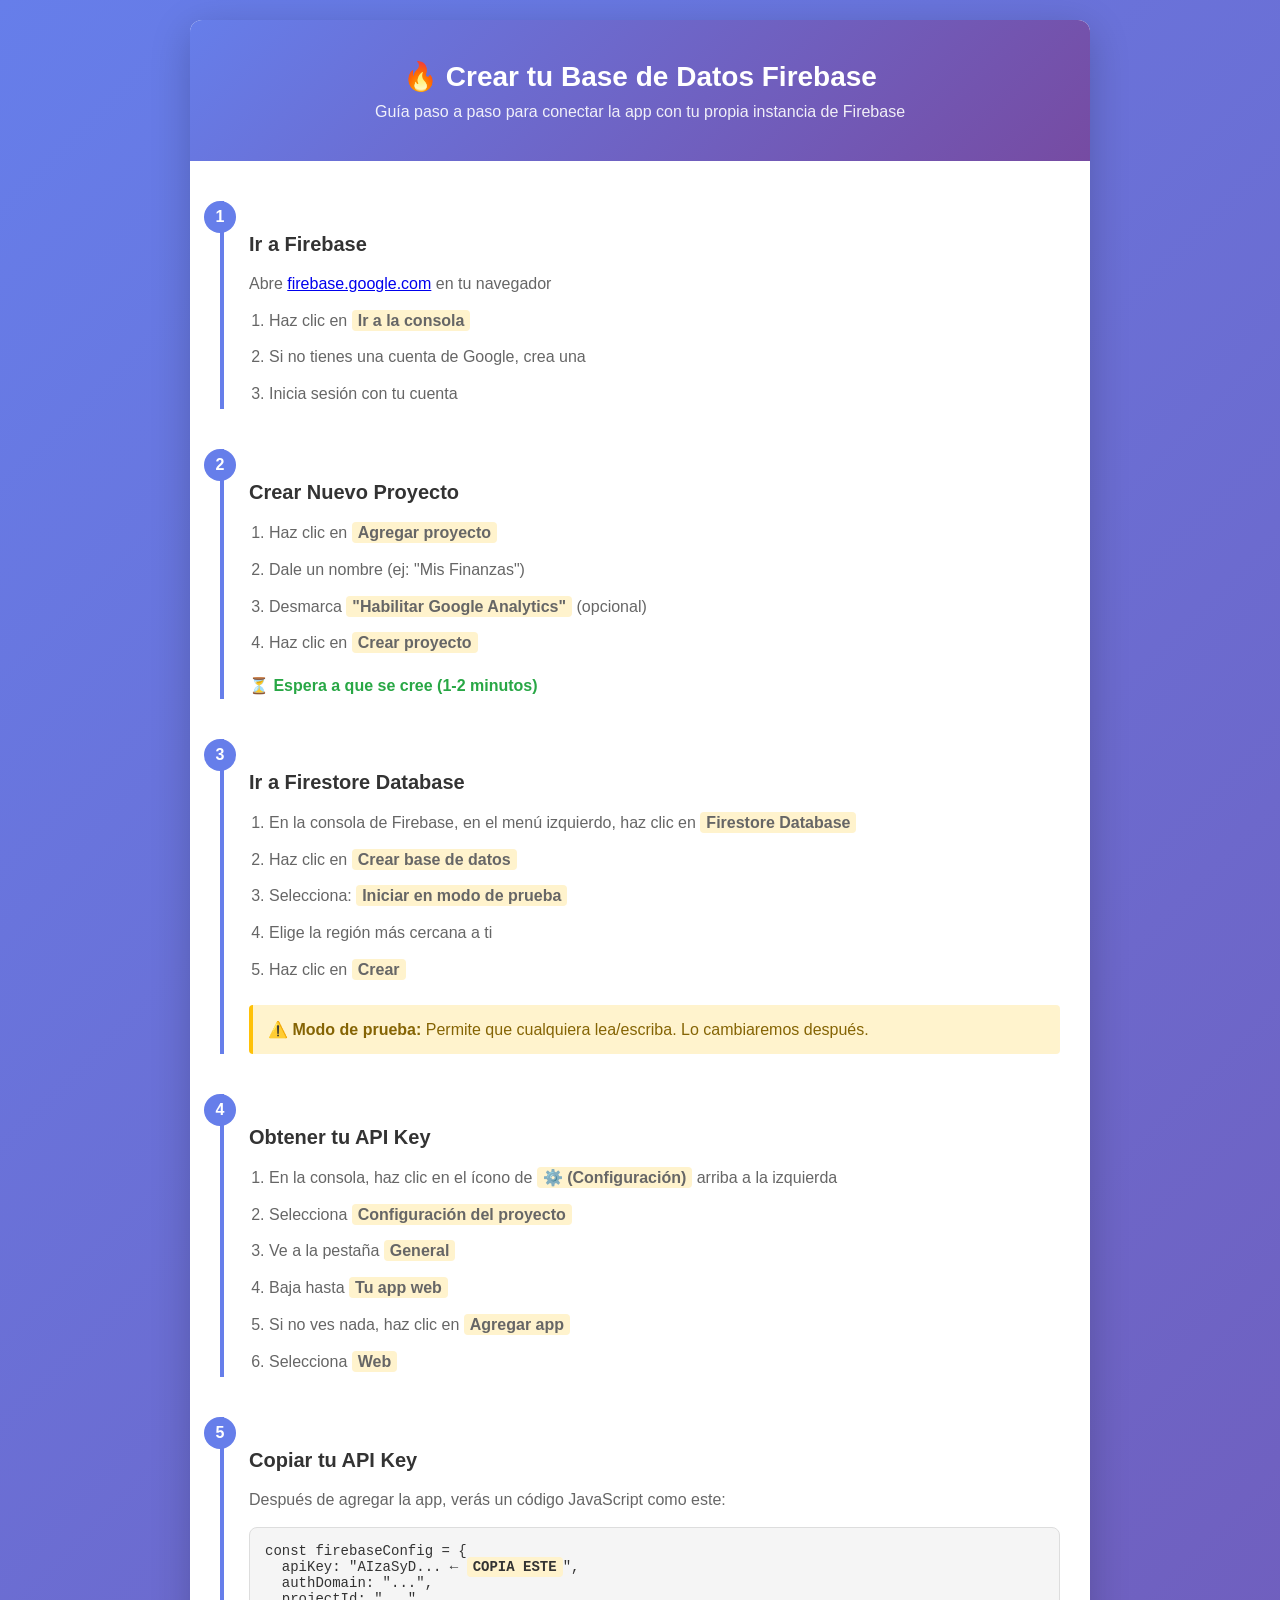
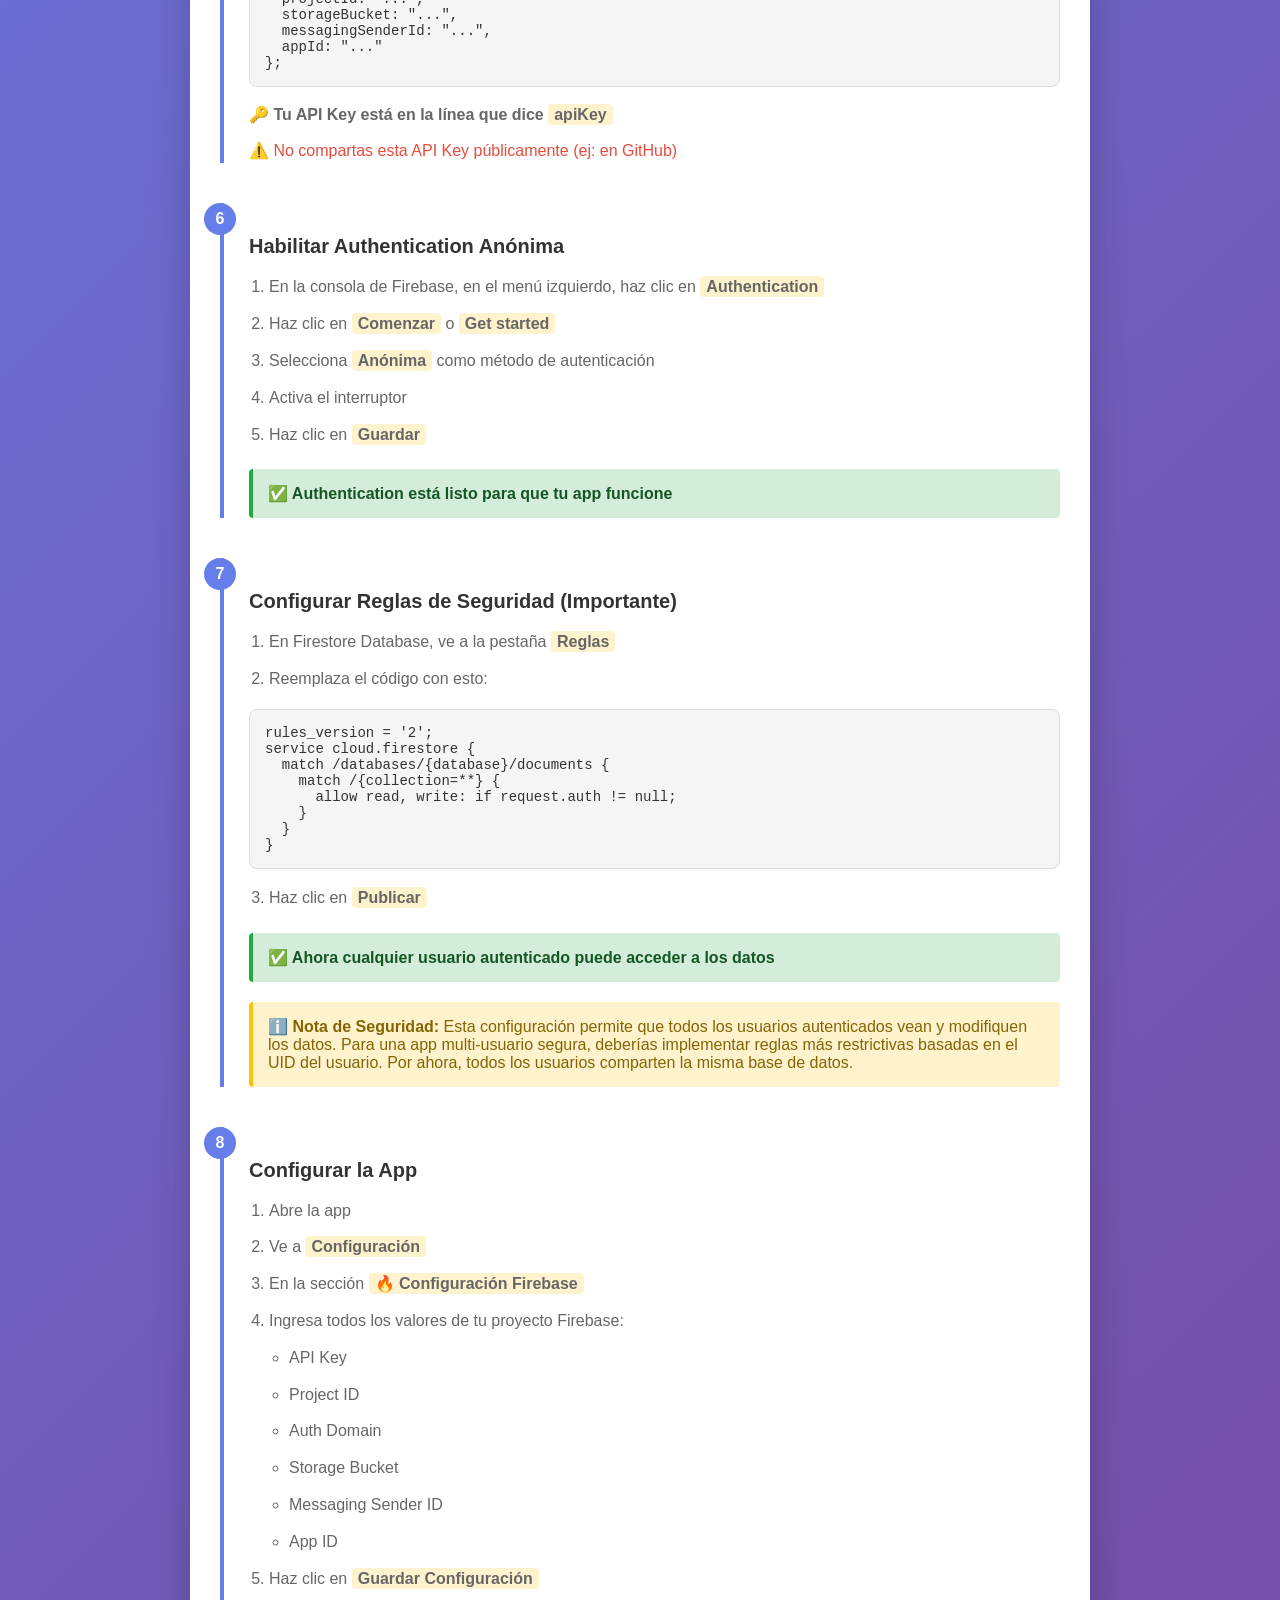
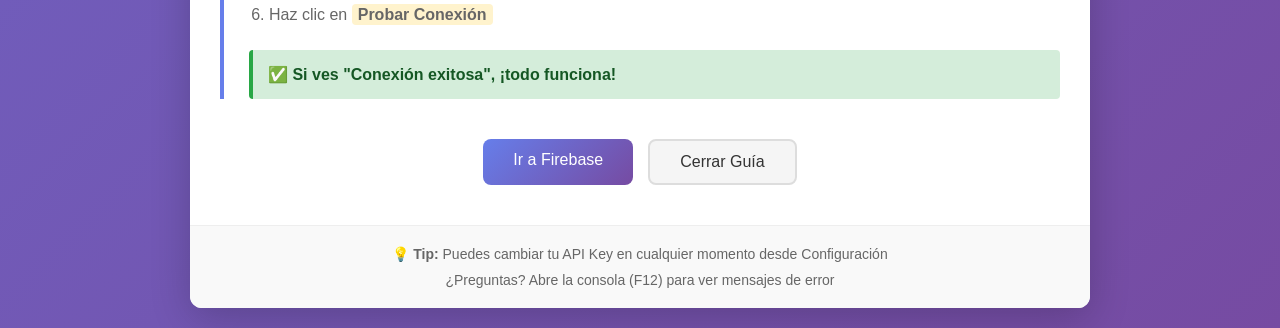
<file: firebase-guide.html>
<!DOCTYPE html>
<html lang="es">
<head>
    <meta charset="UTF-8">
    <meta name="viewport" content="width=device-width, initial-scale=1.0">
    <title>Crear Firebase - Guía Paso a Paso</title>
    <style>
        * {
            margin: 0;
            padding: 0;
            box-sizing: border-box;
        }
        body {
            font-family: -apple-system, BlinkMacSystemFont, 'Segoe UI', Roboto, 'Helvetica Neue', Arial, sans-serif;
            background: linear-gradient(135deg, #667eea 0%, #764ba2 100%);
            min-height: 100vh;
            padding: 20px;
        }
        .container {
            max-width: 900px;
            margin: 0 auto;
            background: white;
            border-radius: 12px;
            box-shadow: 0 10px 40px rgba(0,0,0,0.2);
            overflow: hidden;
        }
        .header {
            background: linear-gradient(135deg, #667eea 0%, #764ba2 100%);
            color: white;
            padding: 40px 30px;
            text-align: center;
        }
        .header h1 {
            font-size: 28px;
            margin-bottom: 10px;
        }
        .header p {
            opacity: 0.9;
            font-size: 16px;
        }
        .content {
            padding: 40px 30px;
        }
        .step {
            margin-bottom: 40px;
            border-left: 4px solid #667eea;
            padding-left: 25px;
        }
        .step-number {
            display: inline-block;
            width: 32px;
            height: 32px;
            background: #667eea;
            color: white;
            border-radius: 50%;
            text-align: center;
            line-height: 32px;
            font-weight: bold;
            margin-left: -45px;
            margin-right: 15px;
        }
        .step h3 {
            font-size: 20px;
            margin-bottom: 15px;
            color: #333;
        }
        .step p {
            color: #666;
            line-height: 1.6;
            margin-bottom: 10px;
        }
        .step ol, .step ul {
            margin-left: 20px;
            color: #666;
            line-height: 1.8;
        }
        .step li {
            margin-bottom: 8px;
        }
        .code-block {
            background: #f5f5f5;
            border: 1px solid #ddd;
            border-radius: 8px;
            padding: 15px;
            margin: 15px 0;
            font-family: 'Courier New', monospace;
            font-size: 14px;
            overflow-x: auto;
            color: #333;
        }
        .highlight {
            background: #fff3cd;
            padding: 2px 6px;
            border-radius: 4px;
            font-weight: 600;
        }
        .button-group {
            display: flex;
            gap: 15px;
            margin-top: 30px;
            justify-content: center;
        }
        .btn {
            padding: 12px 30px;
            border: none;
            border-radius: 8px;
            font-size: 16px;
            cursor: pointer;
            transition: all 0.3s ease;
            text-decoration: none;
            display: inline-block;
        }
        .btn-primary {
            background: linear-gradient(135deg, #667eea 0%, #764ba2 100%);
            color: white;
        }
        .btn-primary:hover {
            transform: translateY(-2px);
            box-shadow: 0 5px 20px rgba(102, 126, 234, 0.4);
        }
        .btn-secondary {
            background: #f5f5f5;
            color: #333;
            border: 2px solid #ddd;
        }
        .btn-secondary:hover {
            background: #f0f0f0;
            border-color: #667eea;
        }
        .warning {
            background: #fff3cd;
            border-left: 4px solid #ffc107;
            padding: 15px;
            margin: 20px 0;
            border-radius: 4px;
            color: #856404;
        }
        .success {
            background: #d4edda;
            border-left: 4px solid #28a745;
            padding: 15px;
            margin: 20px 0;
            border-radius: 4px;
            color: #155724;
        }
        .footer {
            background: #f9f9f9;
            padding: 20px 30px;
            border-top: 1px solid #eee;
            text-align: center;
            color: #666;
            font-size: 14px;
        }
        .screenshot {
            width: 100%;
            max-width: 500px;
            margin: 15px 0;
            border: 1px solid #ddd;
            border-radius: 8px;
        }
    </style>
</head>
<body>
    <div class="container">
        <div class="header">
            <h1>🔥 Crear tu Base de Datos Firebase</h1>
            <p>Guía paso a paso para conectar la app con tu propia instancia de Firebase</p>
        </div>

        <div class="content">
            <div class="step">
                <span class="step-number">1</span>
                <h3>Ir a Firebase</h3>
                <p>Abre <a href="https://firebase.google.com" target="_blank">firebase.google.com</a> en tu navegador</p>
                <ol>
                    <li>Haz clic en <span class="highlight">Ir a la consola</span></li>
                    <li>Si no tienes una cuenta de Google, crea una</li>
                    <li>Inicia sesión con tu cuenta</li>
                </ol>
            </div>

            <div class="step">
                <span class="step-number">2</span>
                <h3>Crear Nuevo Proyecto</h3>
                <ol>
                    <li>Haz clic en <span class="highlight">Agregar proyecto</span></li>
                    <li>Dale un nombre (ej: "Mis Finanzas")</li>
                    <li>Desmarca <span class="highlight">"Habilitar Google Analytics"</span> (opcional)</li>
                    <li>Haz clic en <span class="highlight">Crear proyecto</span></li>
                </ol>
                <p style="margin-top: 15px; color: #28a745; font-weight: 600;">⏳ Espera a que se cree (1-2 minutos)</p>
            </div>

            <div class="step">
                <span class="step-number">3</span>
                <h3>Ir a Firestore Database</h3>
                <ol>
                    <li>En la consola de Firebase, en el menú izquierdo, haz clic en <span class="highlight">Firestore Database</span></li>
                    <li>Haz clic en <span class="highlight">Crear base de datos</span></li>
                    <li>Selecciona: <span class="highlight">Iniciar en modo de prueba</span></li>
                    <li>Elige la región más cercana a ti</li>
                    <li>Haz clic en <span class="highlight">Crear</span></li>
                </ol>
                <div class="warning">
                    <strong>⚠️ Modo de prueba:</strong> Permite que cualquiera lea/escriba. Lo cambiaremos después.
                </div>
            </div>

            <div class="step">
                <span class="step-number">4</span>
                <h3>Obtener tu API Key</h3>
                <ol>
                    <li>En la consola, haz clic en el ícono de <span class="highlight">⚙️ (Configuración)</span> arriba a la izquierda</li>
                    <li>Selecciona <span class="highlight">Configuración del proyecto</span></li>
                    <li>Ve a la pestaña <span class="highlight">General</span></li>
                    <li>Baja hasta <span class="highlight">Tu app web</span></li>
                    <li>Si no ves nada, haz clic en <span class="highlight">Agregar app</span></li>
                    <li>Selecciona <span class="highlight">Web</span></li>
                </ol>
            </div>

            <div class="step">
                <span class="step-number">5</span>
                <h3>Copiar tu API Key</h3>
                <p>Después de agregar la app, verás un código JavaScript como este:</p>
                <div class="code-block">
const firebaseConfig = {<br>
&nbsp;&nbsp;apiKey: "AIzaSyD... ← <span class="highlight">COPIA ESTE</span>",<br>
&nbsp;&nbsp;authDomain: "...",<br>
&nbsp;&nbsp;projectId: "...",<br>
&nbsp;&nbsp;storageBucket: "...",<br>
&nbsp;&nbsp;messagingSenderId: "...",<br>
&nbsp;&nbsp;appId: "..."<br>
};
                </div>
                <p><strong>🔑 Tu API Key está en la línea que dice <span class="highlight">apiKey</span></strong></p>
                <p style="color: #e74c3c; margin-top: 10px;">⚠️ No compartas esta API Key públicamente (ej: en GitHub)</p>
            </div>

            <div class="step">
                <span class="step-number">6</span>
                <h3>Habilitar Authentication Anónima</h3>
                <ol>
                    <li>En la consola de Firebase, en el menú izquierdo, haz clic en <span class="highlight">Authentication</span></li>
                    <li>Haz clic en <span class="highlight">Comenzar</span> o <span class="highlight">Get started</span></li>
                    <li>Selecciona <span class="highlight">Anónima</span> como método de autenticación</li>
                    <li>Activa el interruptor</li>
                    <li>Haz clic en <span class="highlight">Guardar</span></li>
                </ol>
                <div class="success">
                    <strong>✅ Authentication está listo para que tu app funcione</strong>
                </div>
            </div>

            <div class="step">
                <span class="step-number">7</span>
                <h3>Configurar Reglas de Seguridad (Importante)</h3>
                <ol>
                    <li>En Firestore Database, ve a la pestaña <span class="highlight">Reglas</span></li>
                    <li>Reemplaza el código con esto:</li>
                </ol>
                <div class="code-block">
rules_version = '2';<br>
service cloud.firestore {<br>
&nbsp;&nbsp;match /databases/{database}/documents {<br>
&nbsp;&nbsp;&nbsp;&nbsp;match /{collection=**} {<br>
&nbsp;&nbsp;&nbsp;&nbsp;&nbsp;&nbsp;allow read, write: if request.auth != null;<br>
&nbsp;&nbsp;&nbsp;&nbsp;}<br>
&nbsp;&nbsp;}<br>
}
                </div>
                <ol start="3">
                    <li>Haz clic en <span class="highlight">Publicar</span></li>
                </ol>
                <div class="success">
                    <strong>✅ Ahora cualquier usuario autenticado puede acceder a los datos</strong>
                </div>
                <div class="warning">
                    <strong>ℹ️ Nota de Seguridad:</strong> Esta configuración permite que todos los usuarios autenticados vean y modifiquen los datos. Para una app multi-usuario segura, deberías implementar reglas más restrictivas basadas en el UID del usuario. Por ahora, todos los usuarios comparten la misma base de datos.
                </div>
            </div>

            <div class="step">
                <span class="step-number">8</span>
                <h3>Configurar la App</h3>
                <ol>
                    <li>Abre la app</li>
                    <li>Ve a <span class="highlight">Configuración</span></li>
                    <li>En la sección <span class="highlight">🔥 Configuración Firebase</span></li>
                    <li>Ingresa todos los valores de tu proyecto Firebase:
                        <ul style="margin-top: 8px; margin-left: 20px;">
                            <li>API Key</li>
                            <li>Project ID</li>
                            <li>Auth Domain</li>
                            <li>Storage Bucket</li>
                            <li>Messaging Sender ID</li>
                            <li>App ID</li>
                        </ul>
                    </li>
                    <li>Haz clic en <span class="highlight">Guardar Configuración</span></li>
                    <li>Haz clic en <span class="highlight">Probar Conexión</span></li>
                </ol>
                <div class="success">
                    <strong>✅ Si ves "Conexión exitosa", ¡todo funciona!</strong>
                </div>
            </div>

            <div class="button-group">
                <a href="https://firebase.google.com" target="_blank" class="btn btn-primary">Ir a Firebase</a>
                <button onclick="window.close()" class="btn btn-secondary">Cerrar Guía</button>
            </div>
        </div>

        <div class="footer">
            <p>💡 <strong>Tip:</strong> Puedes cambiar tu API Key en cualquier momento desde Configuración</p>
            <p style="margin-top: 10px;">¿Preguntas? Abre la consola (F12) para ver mensajes de error</p>
        </div>
    </div>
</body>
</html>
</file>
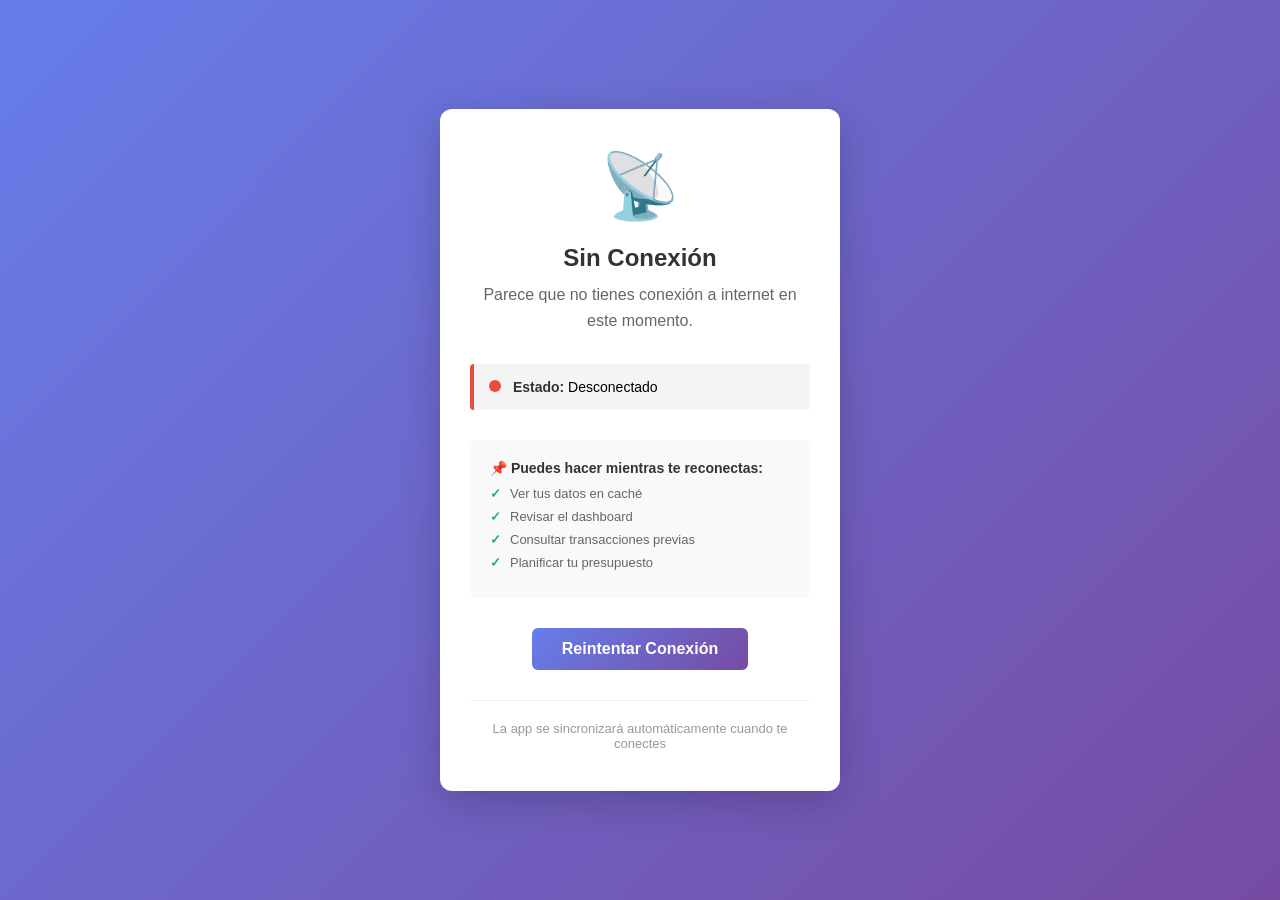
<file: offline.html>
<!DOCTYPE html>
<html lang="es">
<head>
    <meta charset="UTF-8">
    <meta name="viewport" content="width=device-width, initial-scale=1.0">
    <title>Offline - Finanzas Personales</title>
    <style>
        * {
            margin: 0;
            padding: 0;
            box-sizing: border-box;
        }

        body {
            font-family: -apple-system, BlinkMacSystemFont, 'Segoe UI', Roboto, 'Helvetica Neue', Arial, sans-serif;
            background: linear-gradient(135deg, #667eea 0%, #764ba2 100%);
            min-height: 100vh;
            display: flex;
            align-items: center;
            justify-content: center;
            padding: 20px;
        }

        .offline-container {
            background: white;
            border-radius: 12px;
            box-shadow: 0 10px 40px rgba(0,0,0,0.2);
            padding: 40px 30px;
            text-align: center;
            max-width: 400px;
        }

        .offline-icon {
            font-size: 64px;
            margin-bottom: 20px;
            animation: pulse 2s infinite;
        }

        @keyframes pulse {
            0%, 100% { opacity: 1; }
            50% { opacity: 0.5; }
        }

        h1 {
            color: #333;
            margin-bottom: 10px;
            font-size: 24px;
        }

        .offline-message {
            color: #666;
            font-size: 16px;
            line-height: 1.6;
            margin-bottom: 30px;
        }

        .offline-status {
            background: #f5f5f5;
            border-left: 4px solid #e74c3c;
            padding: 15px;
            text-align: left;
            margin-bottom: 30px;
            border-radius: 4px;
            font-size: 14px;
        }

        .offline-status strong {
            color: #333;
        }

        .status-indicator {
            display: inline-block;
            width: 12px;
            height: 12px;
            background: #e74c3c;
            border-radius: 50%;
            margin-right: 8px;
            animation: blink 1s infinite;
        }

        @keyframes blink {
            0%, 100% { opacity: 1; }
            50% { opacity: 0.3; }
        }

        .offline-tips {
            text-align: left;
            background: #f9f9f9;
            padding: 20px;
            border-radius: 8px;
            margin-bottom: 30px;
        }

        .offline-tips h3 {
            color: #333;
            font-size: 14px;
            margin-bottom: 10px;
        }

        .offline-tips ul {
            list-style: none;
            font-size: 13px;
            color: #666;
        }

        .offline-tips li {
            margin-bottom: 8px;
            padding-left: 20px;
            position: relative;
        }

        .offline-tips li:before {
            content: "✓";
            position: absolute;
            left: 0;
            color: #27ae60;
            font-weight: bold;
        }

        .retry-button {
            background: linear-gradient(135deg, #667eea 0%, #764ba2 100%);
            color: white;
            border: none;
            padding: 12px 30px;
            border-radius: 6px;
            font-size: 16px;
            cursor: pointer;
            transition: transform 0.2s, box-shadow 0.2s;
            font-weight: 600;
        }

        .retry-button:hover {
            transform: translateY(-2px);
            box-shadow: 0 5px 20px rgba(102, 126, 234, 0.4);
        }

        .retry-button:active {
            transform: translateY(0);
        }

        .offline-footer {
            margin-top: 30px;
            padding-top: 20px;
            border-top: 1px solid #f0f0f0;
            color: #999;
            font-size: 13px;
        }
    </style>
</head>
<body>
    <div class="offline-container">
        <div class="offline-icon">📡</div>

        <h1>Sin Conexión</h1>

        <div class="offline-message">
            Parece que no tienes conexión a internet en este momento.
        </div>

        <div class="offline-status">
            <span class="status-indicator"></span>
            <strong>Estado:</strong> Desconectado
        </div>

        <div class="offline-tips">
            <h3>📌 Puedes hacer mientras te reconectas:</h3>
            <ul>
                <li>Ver tus datos en caché</li>
                <li>Revisar el dashboard</li>
                <li>Consultar transacciones previas</li>
                <li>Planificar tu presupuesto</li>
            </ul>
        </div>

        <button class="retry-button" onclick="location.reload()">
            Reintentar Conexión
        </button>

        <div class="offline-footer">
            La app se sincronizará automáticamente cuando te conectes
        </div>
    </div>

    <script>
        window.addEventListener('online', () => {
            console.log('[App] Conexión restaurada');
            setTimeout(() => {
                location.reload();
            }, 1000);
        });

        console.log('[App] Offline page loaded');
        console.log('[App] Online status:', navigator.onLine);
</script>
</body>
</html>
</file>
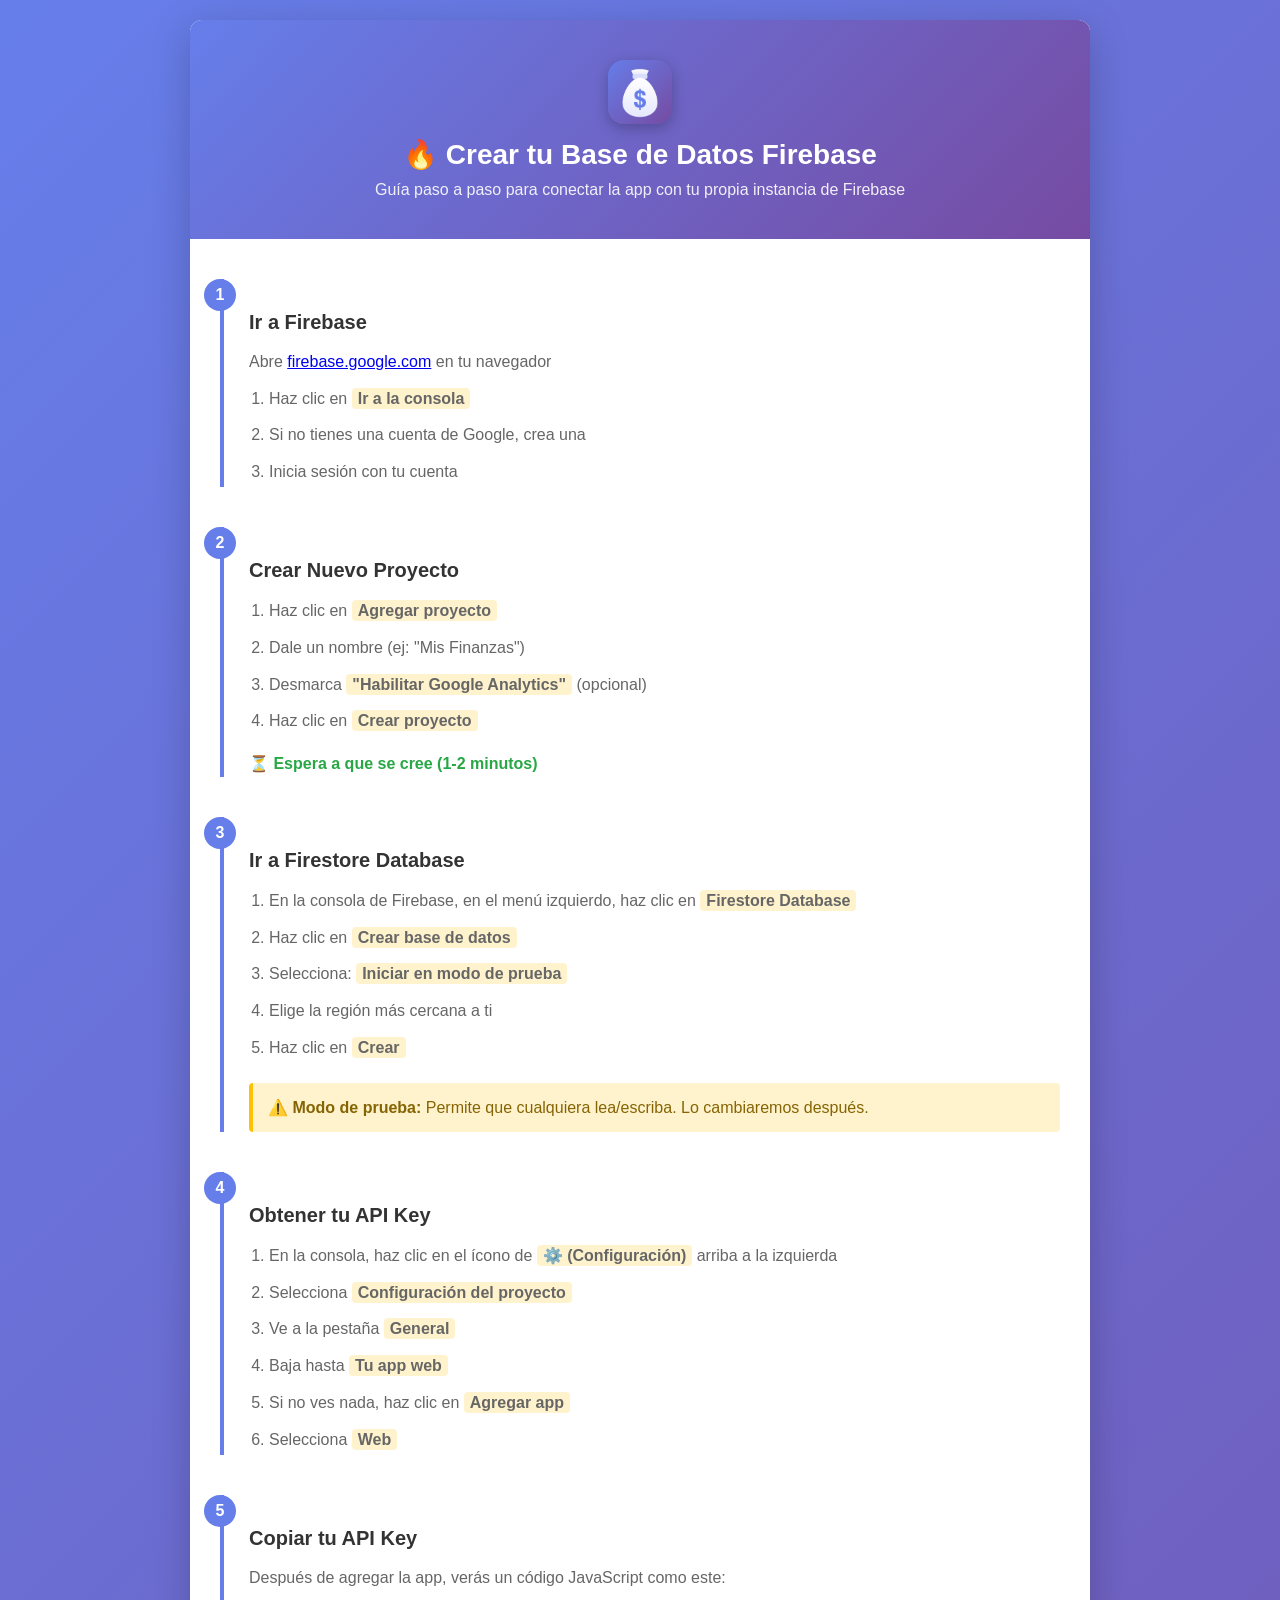
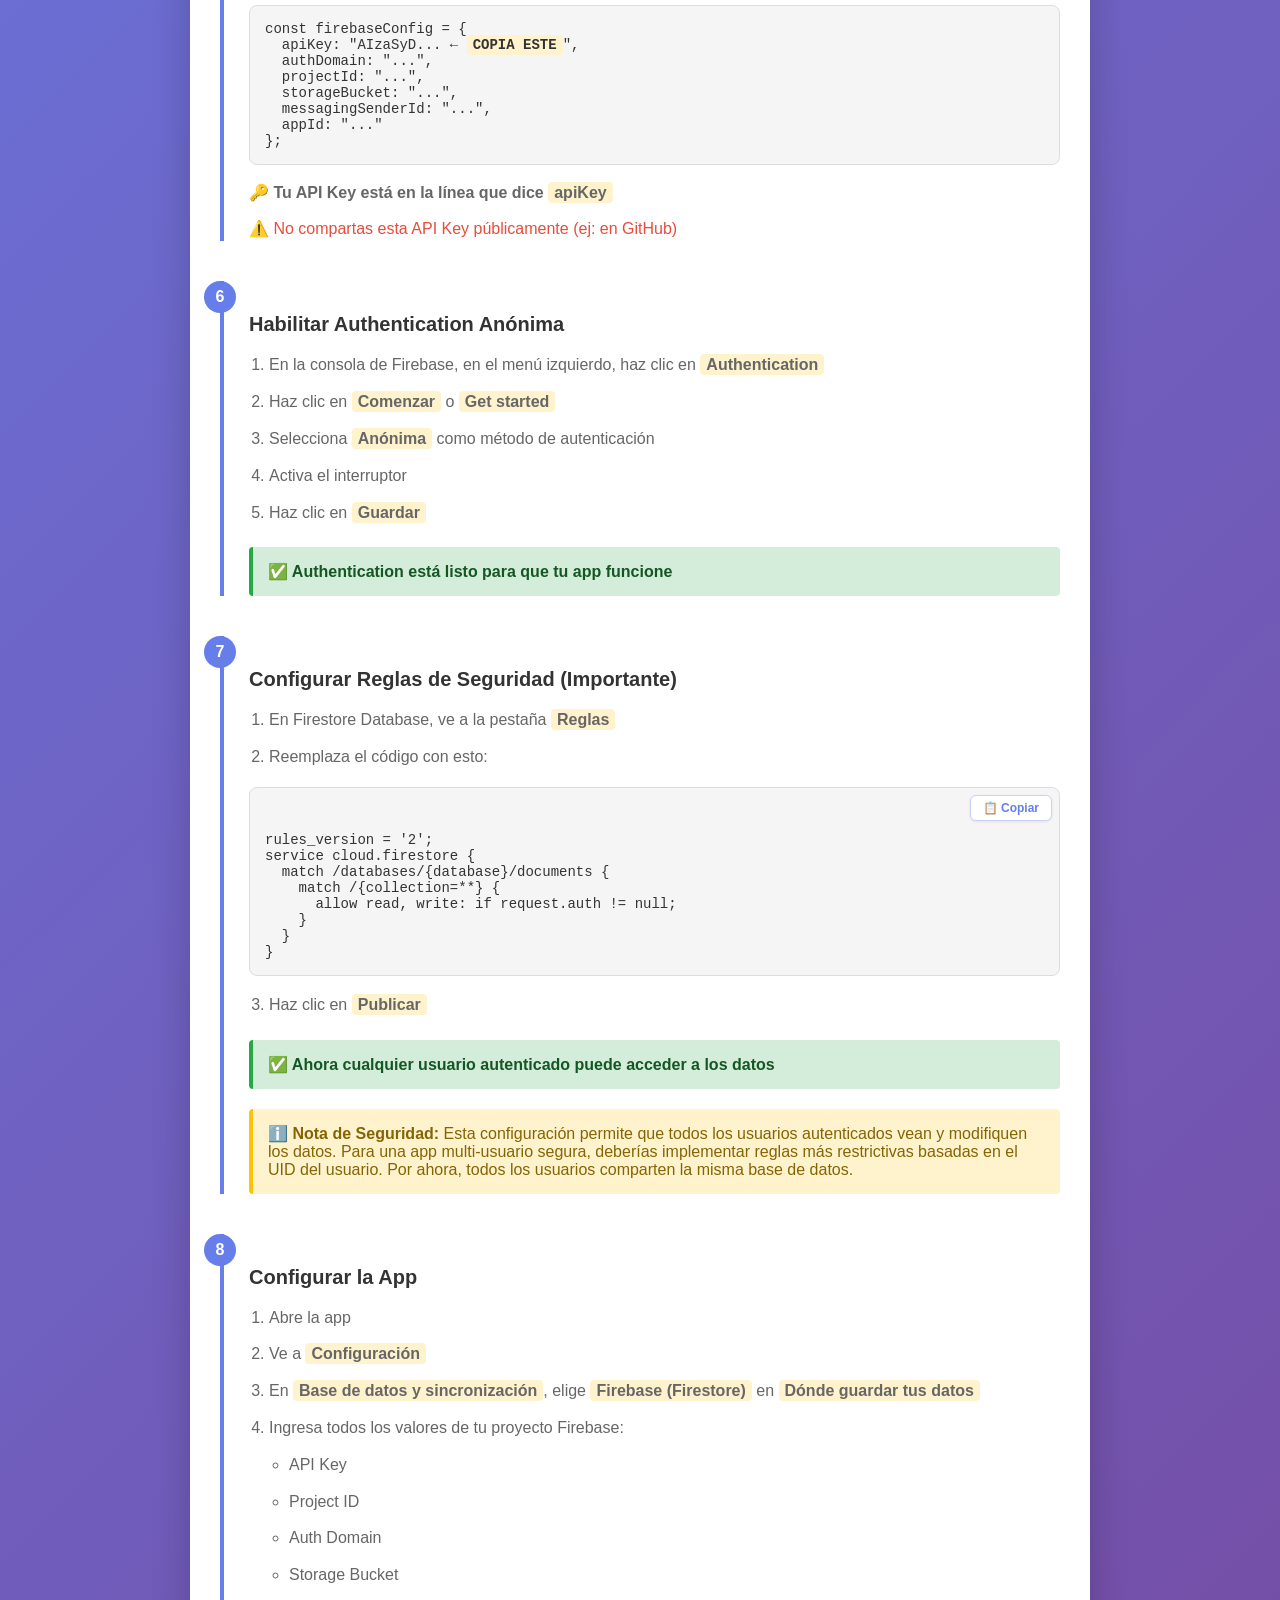
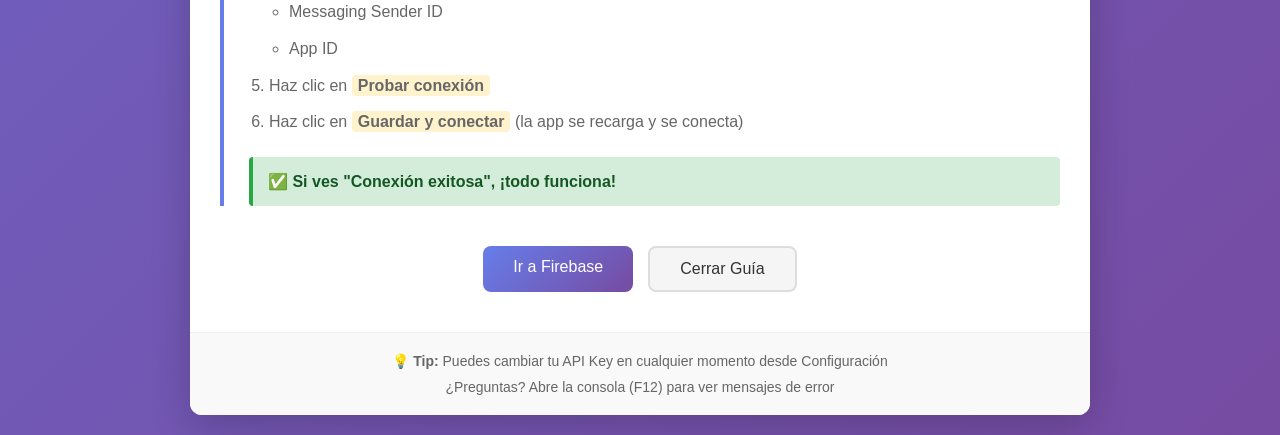
<file: docs/firebase-guide.html>
<!DOCTYPE html>
<html lang="es">
<head>
    <meta charset="UTF-8">
    <meta name="viewport" content="width=device-width, initial-scale=1.0, viewport-fit=cover">
    <meta name="theme-color" content="#667eea">
    <meta name="apple-mobile-web-app-capable" content="yes">
    <meta name="apple-mobile-web-app-status-bar-style" content="black-translucent">
    <title>Crear Firebase - Guía Paso a Paso</title>
    <link rel="stylesheet" href="guide.css">
</head>
<body>
    <button type="button" class="close-guide" onclick="closeGuide()" aria-label="Volver (cerrar guía)">
        <svg viewBox="0 0 24 24" aria-hidden="true"><path d="M19 12H5M11 6l-6 6 6 6"/></svg>
    </button>
    <div class="container">
        <div class="header">
            <img class="brand-icon" src="../icons/icon-192.png" alt="" width="64" height="64">
            <h1>🔥 Crear tu Base de Datos Firebase</h1>
            <p>Guía paso a paso para conectar la app con tu propia instancia de Firebase</p>
        </div>

        <div class="content">
            <div class="step">
                <span class="step-number">1</span>
                <h3>Ir a Firebase</h3>
                <p>Abre <a href="https://firebase.google.com" target="_blank">firebase.google.com</a> en tu navegador</p>
                <ol>
                    <li>Haz clic en <span class="highlight">Ir a la consola</span></li>
                    <li>Si no tienes una cuenta de Google, crea una</li>
                    <li>Inicia sesión con tu cuenta</li>
                </ol>
            </div>

            <div class="step">
                <span class="step-number">2</span>
                <h3>Crear Nuevo Proyecto</h3>
                <ol>
                    <li>Haz clic en <span class="highlight">Agregar proyecto</span></li>
                    <li>Dale un nombre (ej: "Mis Finanzas")</li>
                    <li>Desmarca <span class="highlight">"Habilitar Google Analytics"</span> (opcional)</li>
                    <li>Haz clic en <span class="highlight">Crear proyecto</span></li>
                </ol>
                <p style="margin-top: 15px; color: #28a745; font-weight: 600;">⏳ Espera a que se cree (1-2 minutos)</p>
            </div>

            <div class="step">
                <span class="step-number">3</span>
                <h3>Ir a Firestore Database</h3>
                <ol>
                    <li>En la consola de Firebase, en el menú izquierdo, haz clic en <span class="highlight">Firestore Database</span></li>
                    <li>Haz clic en <span class="highlight">Crear base de datos</span></li>
                    <li>Selecciona: <span class="highlight">Iniciar en modo de prueba</span></li>
                    <li>Elige la región más cercana a ti</li>
                    <li>Haz clic en <span class="highlight">Crear</span></li>
                </ol>
                <div class="warning">
                    <strong>⚠️ Modo de prueba:</strong> Permite que cualquiera lea/escriba. Lo cambiaremos después.
                </div>
            </div>

            <div class="step">
                <span class="step-number">4</span>
                <h3>Obtener tu API Key</h3>
                <ol>
                    <li>En la consola, haz clic en el ícono de <span class="highlight">⚙️ (Configuración)</span> arriba a la izquierda</li>
                    <li>Selecciona <span class="highlight">Configuración del proyecto</span></li>
                    <li>Ve a la pestaña <span class="highlight">General</span></li>
                    <li>Baja hasta <span class="highlight">Tu app web</span></li>
                    <li>Si no ves nada, haz clic en <span class="highlight">Agregar app</span></li>
                    <li>Selecciona <span class="highlight">Web</span></li>
                </ol>
            </div>

            <div class="step">
                <span class="step-number">5</span>
                <h3>Copiar tu API Key</h3>
                <p>Después de agregar la app, verás un código JavaScript como este:</p>
                <div class="code-block" data-no-copy>
const firebaseConfig = {<br>
&nbsp;&nbsp;apiKey: "AIzaSyD... ← <span class="highlight">COPIA ESTE</span>",<br>
&nbsp;&nbsp;authDomain: "...",<br>
&nbsp;&nbsp;projectId: "...",<br>
&nbsp;&nbsp;storageBucket: "...",<br>
&nbsp;&nbsp;messagingSenderId: "...",<br>
&nbsp;&nbsp;appId: "..."<br>
};
                </div>
                <p><strong>🔑 Tu API Key está en la línea que dice <span class="highlight">apiKey</span></strong></p>
                <p style="color: #e74c3c; margin-top: 10px;">⚠️ No compartas esta API Key públicamente (ej: en GitHub)</p>
            </div>

            <div class="step">
                <span class="step-number">6</span>
                <h3>Habilitar Authentication Anónima</h3>
                <ol>
                    <li>En la consola de Firebase, en el menú izquierdo, haz clic en <span class="highlight">Authentication</span></li>
                    <li>Haz clic en <span class="highlight">Comenzar</span> o <span class="highlight">Get started</span></li>
                    <li>Selecciona <span class="highlight">Anónima</span> como método de autenticación</li>
                    <li>Activa el interruptor</li>
                    <li>Haz clic en <span class="highlight">Guardar</span></li>
                </ol>
                <div class="success">
                    <strong>✅ Authentication está listo para que tu app funcione</strong>
                </div>
            </div>

            <div class="step">
                <span class="step-number">7</span>
                <h3>Configurar Reglas de Seguridad (Importante)</h3>
                <ol>
                    <li>En Firestore Database, ve a la pestaña <span class="highlight">Reglas</span></li>
                    <li>Reemplaza el código con esto:</li>
                </ol>
                <div class="code-block">
rules_version = '2';<br>
service cloud.firestore {<br>
&nbsp;&nbsp;match /databases/{database}/documents {<br>
&nbsp;&nbsp;&nbsp;&nbsp;match /{collection=**} {<br>
&nbsp;&nbsp;&nbsp;&nbsp;&nbsp;&nbsp;allow read, write: if request.auth != null;<br>
&nbsp;&nbsp;&nbsp;&nbsp;}<br>
&nbsp;&nbsp;}<br>
}
                </div>
                <ol start="3">
                    <li>Haz clic en <span class="highlight">Publicar</span></li>
                </ol>
                <div class="success">
                    <strong>✅ Ahora cualquier usuario autenticado puede acceder a los datos</strong>
                </div>
                <div class="warning">
                    <strong>ℹ️ Nota de Seguridad:</strong> Esta configuración permite que todos los usuarios autenticados vean y modifiquen los datos. Para una app multi-usuario segura, deberías implementar reglas más restrictivas basadas en el UID del usuario. Por ahora, todos los usuarios comparten la misma base de datos.
                </div>
            </div>

            <div class="step">
                <span class="step-number">8</span>
                <h3>Configurar la App</h3>
                <ol>
                    <li>Abre la app</li>
                    <li>Ve a <span class="highlight">Configuración</span></li>
                    <li>En <span class="highlight">Base de datos y sincronización</span>, elige <span class="highlight">Firebase (Firestore)</span> en <span class="highlight">Dónde guardar tus datos</span></li>
                    <li>Ingresa todos los valores de tu proyecto Firebase:
                        <ul style="margin-top: 8px; margin-left: 20px;">
                            <li>API Key</li>
                            <li>Project ID</li>
                            <li>Auth Domain</li>
                            <li>Storage Bucket</li>
                            <li>Messaging Sender ID</li>
                            <li>App ID</li>
                        </ul>
                    </li>
                    <li>Haz clic en <span class="highlight">Probar conexión</span></li>
                    <li>Haz clic en <span class="highlight">Guardar y conectar</span> (la app se recarga y se conecta)</li>
                </ol>
                <div class="success">
                    <strong>✅ Si ves "Conexión exitosa", ¡todo funciona!</strong>
                </div>
            </div>

            <div class="button-group">
                <a href="https://firebase.google.com" target="_blank" class="btn btn-primary">Ir a Firebase</a>
                <button onclick="closeGuide()" class="btn btn-secondary">Cerrar Guía</button>
            </div>
        </div>

        <div class="footer">
            <p>💡 <strong>Tip:</strong> Puedes cambiar tu API Key en cualquier momento desde Configuración</p>
            <p style="margin-top: 10px;">¿Preguntas? Abre la consola (F12) para ver mensajes de error</p>
        </div>
    </div>
    <script src="guide.js"></script>
</body>
</html>
</file>
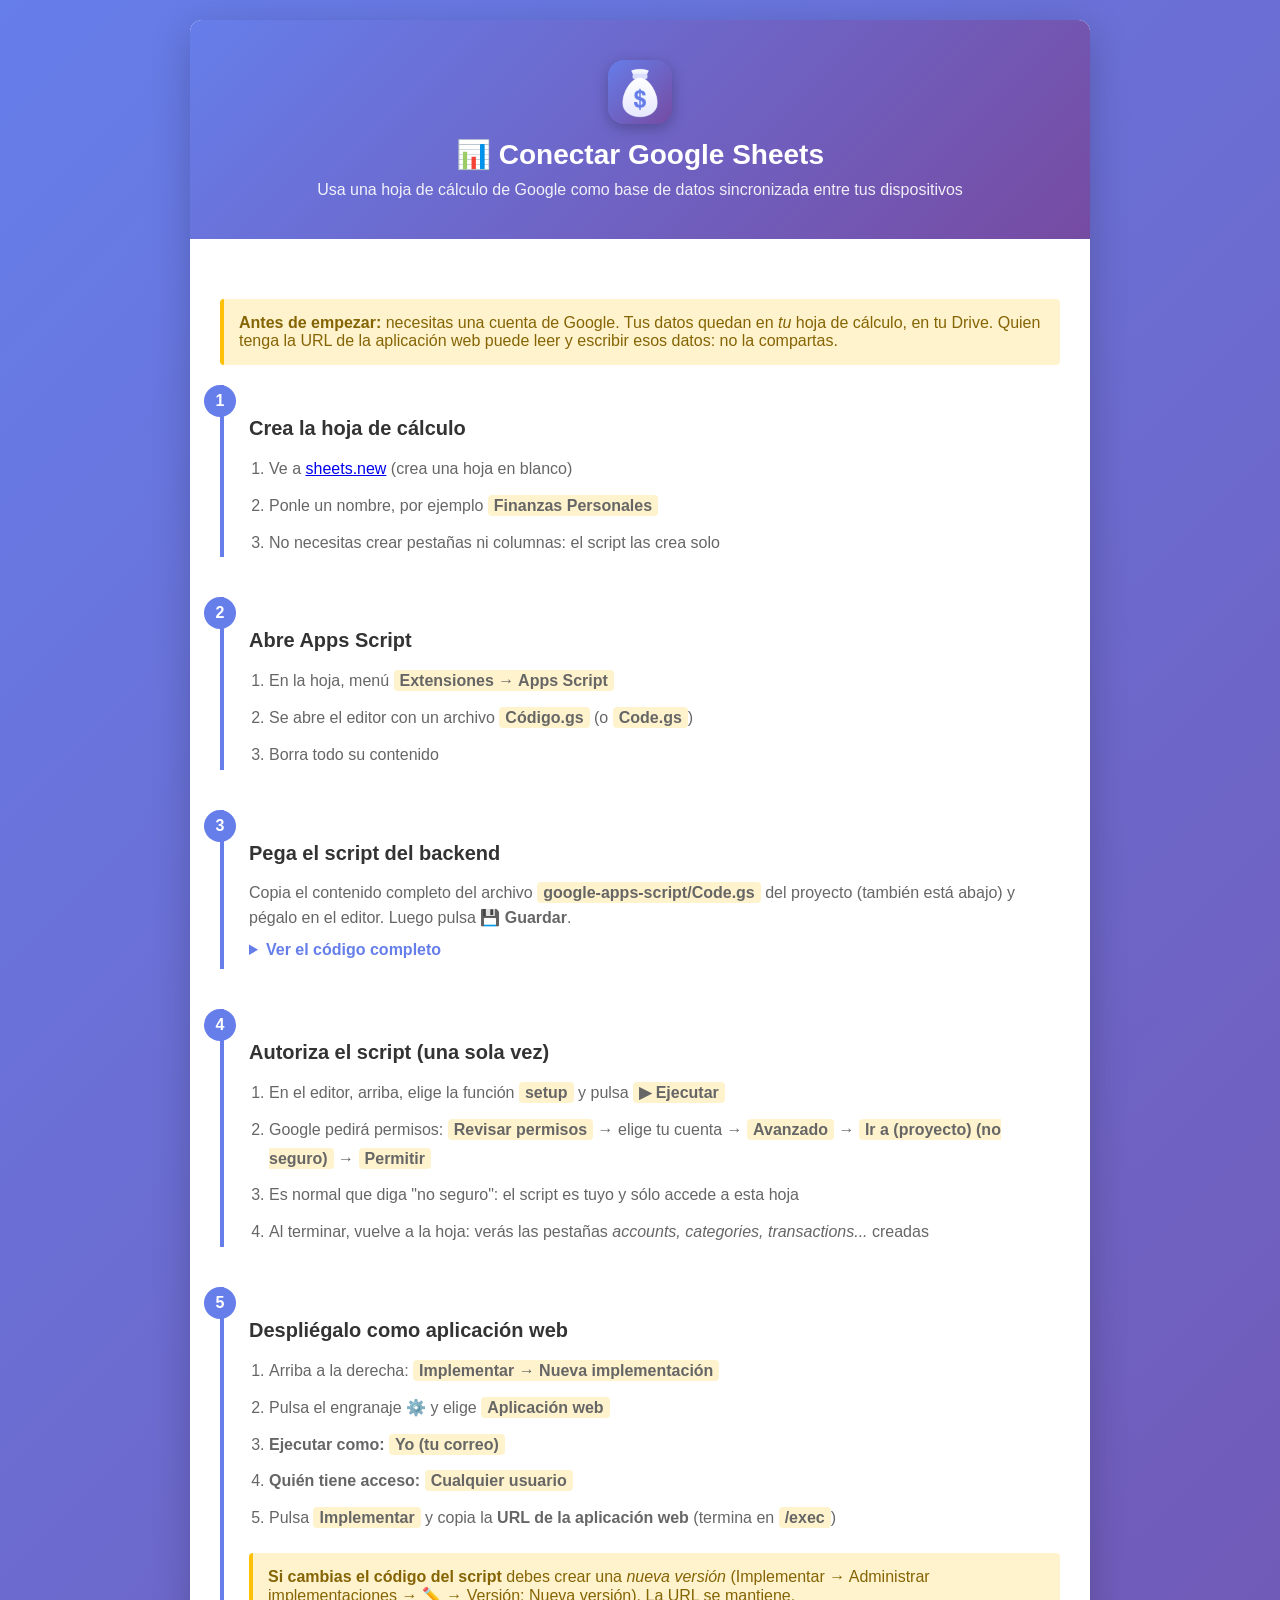
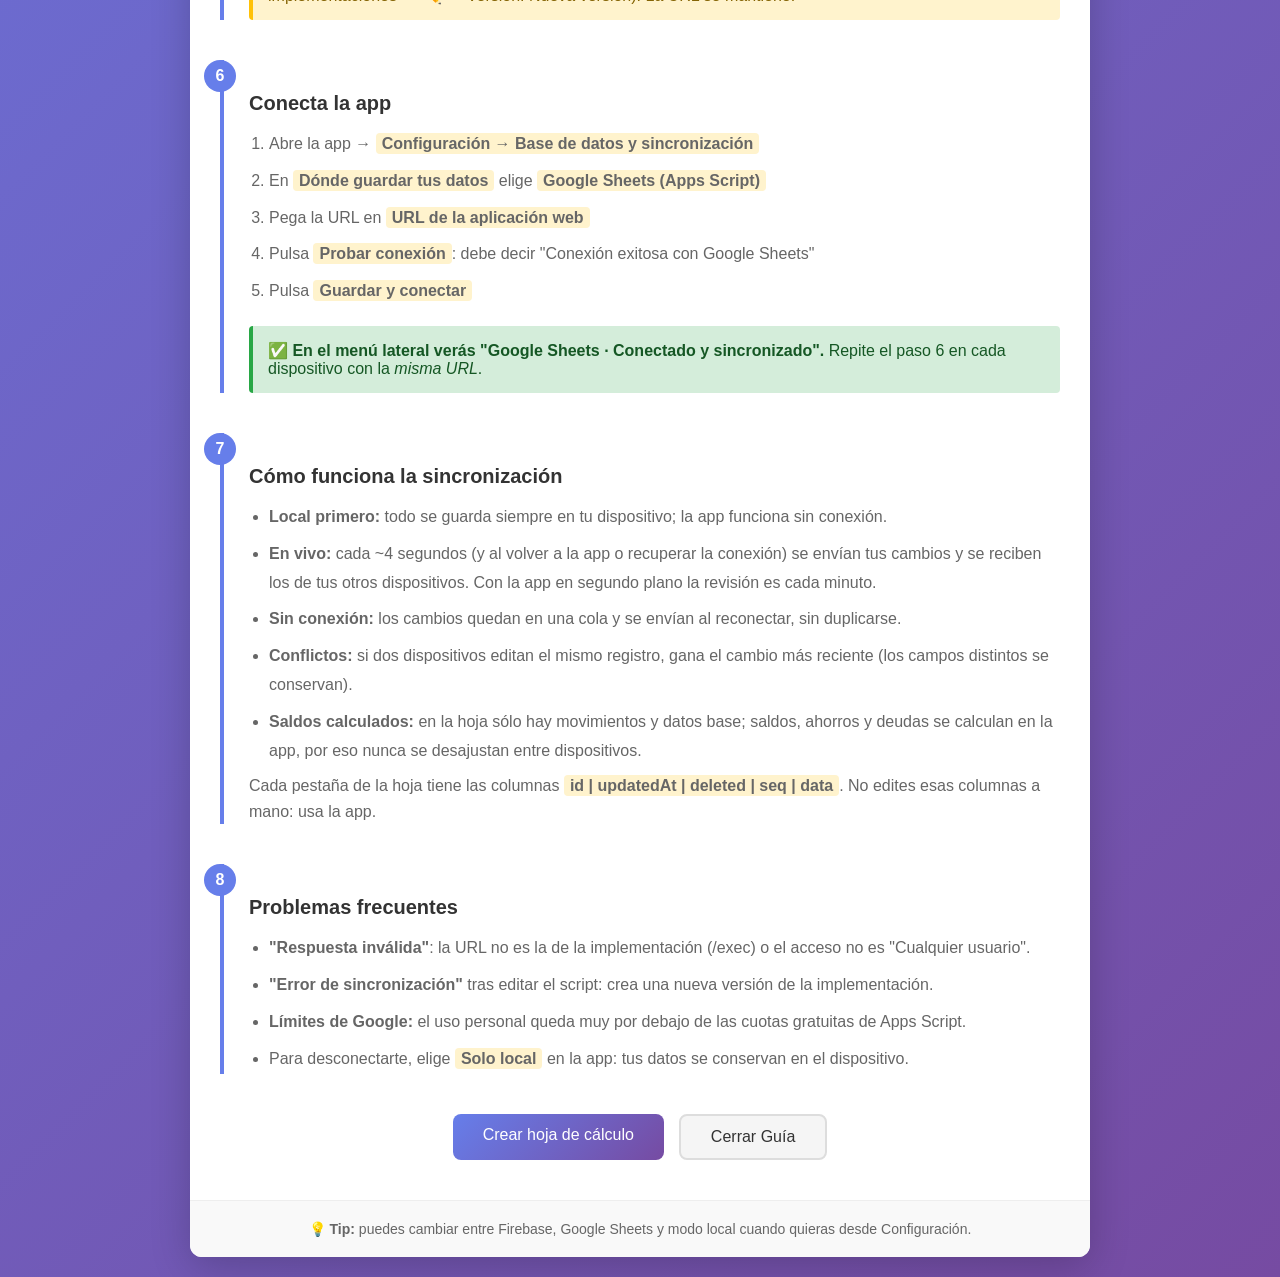
<file: docs/google-sheets-guide.html>
<!DOCTYPE html>
<html lang="es">
<head>
    <meta charset="UTF-8">
    <meta name="viewport" content="width=device-width, initial-scale=1.0, viewport-fit=cover">
    <meta name="theme-color" content="#667eea">
    <meta name="apple-mobile-web-app-capable" content="yes">
    <meta name="apple-mobile-web-app-status-bar-style" content="black-translucent">
    <title>Conectar Google Sheets - Guía Paso a Paso</title>
    <link rel="stylesheet" href="guide.css">
</head>
<body>
    <button type="button" class="close-guide" onclick="closeGuide()" aria-label="Volver (cerrar guía)">
        <svg viewBox="0 0 24 24" aria-hidden="true"><path d="M19 12H5M11 6l-6 6 6 6"/></svg>
    </button>
    <div class="container">
        <div class="header">
            <img class="brand-icon" src="../icons/icon-192.png" alt="" width="64" height="64">
            <h1>📊 Conectar Google Sheets</h1>
            <p>Usa una hoja de cálculo de Google como base de datos sincronizada entre tus dispositivos</p>
        </div>

        <div class="content">
            <div class="warning">
                <strong>Antes de empezar:</strong> necesitas una cuenta de Google. Tus datos quedan en <em>tu</em> hoja de cálculo, en tu Drive. Quien tenga la URL de la aplicación web puede leer y escribir esos datos: no la compartas.
            </div>

            <div class="step">
                <span class="step-number">1</span>
                <h3>Crea la hoja de cálculo</h3>
                <ol>
                    <li>Ve a <a href="https://sheets.new" target="_blank">sheets.new</a> (crea una hoja en blanco)</li>
                    <li>Ponle un nombre, por ejemplo <span class="highlight">Finanzas Personales</span></li>
                    <li>No necesitas crear pestañas ni columnas: el script las crea solo</li>
                </ol>
            </div>

            <div class="step">
                <span class="step-number">2</span>
                <h3>Abre Apps Script</h3>
                <ol>
                    <li>En la hoja, menú <span class="highlight">Extensiones → Apps Script</span></li>
                    <li>Se abre el editor con un archivo <span class="highlight">Código.gs</span> (o <span class="highlight">Code.gs</span>)</li>
                    <li>Borra todo su contenido</li>
                </ol>
            </div>

            <div class="step">
                <span class="step-number">3</span>
                <h3>Pega el script del backend</h3>
                <p>Copia el contenido completo del archivo <span class="highlight">google-apps-script/Code.gs</span> del proyecto (también está abajo) y pégalo en el editor. Luego pulsa 💾 <strong>Guardar</strong>.</p>
                <details>
                    <summary style="cursor:pointer;color:#667eea;font-weight:600;margin:10px 0;">Ver el código completo</summary>
                    <div class="code-block"><pre style="white-space:pre-wrap;font-size:12px;">/**
 * Backend de Finanzas Personales: usa la hoja de cálculo como base de datos. Cada colección es una pestaña
 * con las columnas id | updatedAt | deleted | seq | data (JSON del registro).
 * `seq` es un contador del servidor que permite a cada dispositivo pedir sólo lo nuevo.
 */
var APP_ID = &#x27;finanzas-sheets&#x27;;
var COLLECTIONS = [
  &#x27;accounts&#x27;, &#x27;categories&#x27;, &#x27;transactions&#x27;, &#x27;debts&#x27;, &#x27;debtPayments&#x27;,
  &#x27;goals&#x27;, &#x27;recurringExpenses&#x27;, &#x27;paymentPlans&#x27;, &#x27;settings&#x27;
];
var HEADERS = [&#x27;id&#x27;, &#x27;updatedAt&#x27;, &#x27;deleted&#x27;, &#x27;seq&#x27;, &#x27;data&#x27;];

/** GET ?action=ping devuelve la versión; GET ?action=pull&amp;since=&lt;seq&gt; devuelve los registros con seq mayor. */
function doGet(e) {
  try {
    var params = (e &amp;&amp; e.parameter) || {};
    if (params.action === &#x27;ping&#x27;) return json_({ ok: true, app: APP_ID, version: getVersion_() });
    if (params.action === &#x27;pull&#x27;) return json_(pull_(Number(params.since) || 0));
    return json_({ ok: false, error: &#x27;Acción no soportada&#x27; });
  } catch (err) {
    return json_({ ok: false, error: String(err &amp;&amp; err.message || err) });
  }
}

/** POST {action:&#x27;batch&#x27;, ops:[...]} aplica las operaciones (save, patch, remove) bajo un bloqueo del script. */
function doPost(e) {
  var lock = LockService.getScriptLock();
  try {
    lock.waitLock(25000);
    var body = JSON.parse(e.postData.contents);
    if (body.action !== &#x27;batch&#x27;) return json_({ ok: false, error: &#x27;Acción no soportada&#x27; });
    return json_(applyBatch_(body.ops || []));
  } catch (err) {
    return json_({ ok: false, error: String(err &amp;&amp; err.message || err) });
  } finally {
    try { lock.releaseLock(); } catch (ignored) {}
  }
}

/** Ejecútala una vez a mano para crear las pestañas y autorizar los permisos. */
function setup() {
  COLLECTIONS.forEach(function (name) { getSheet_(name); });
  Logger.log(&#x27;Listo: pestañas creadas. Ahora despliega como Aplicación web.&#x27;);
}

/** Registros (incluidos los borrados) con seq mayor que `since`. Si no hay cambios responde sin leer las hojas. */
function pull_(since) {
  var version = getVersion_();
  if (since &gt;= version) return { ok: true, version: version, rows: [] };

  var rows = [];
  COLLECTIONS.forEach(function (name) {
    var sheet = getSheet_(name);
    var last = sheet.getLastRow();
    if (last &lt; 2) return;
    var values = sheet.getRange(2, 1, last - 1, HEADERS.length).getValues();
    values.forEach(function (row) {
      var seq = Number(row[3]) || 0;
      if (seq &lt;= since) return;
      var data = {};
      try { data = JSON.parse(row[4] || &#x27;{}&#x27;); } catch (ignored) {}
      rows.push({
        c: name,
        id: String(row[0]),
        updatedAt: Number(row[1]) || 0,
        deleted: isTrue_(row[2]),
        seq: seq,
        data: data
      });
    });
  });
  return { ok: true, version: version, rows: rows };
}

/**
 * Aplica operaciones idempotentes: `save` y `remove` sólo se aplican si no hay una escritura más reciente
 * (último updatedAt gana); `patch` fusiona campos. Cada escritura incrementa `seq`.
 */
function applyBatch_(ops) {
  var version = getVersion_();
  var tables = {};

  function table(name) {
    if (!tables[name]) tables[name] = loadTable_(name);
    return tables[name];
  }

  ops.forEach(function (op) {
    if (COLLECTIONS.indexOf(op.c) &lt; 0 || !op.id) return;
    var t = table(op.c);
    var existing = t.index[op.id];
    var ts = Number(op.updatedAt) || 0;

    if (op.op === &#x27;save&#x27;) {
      if (existing &amp;&amp; existing.updatedAt &gt; ts) return;
      version++;
      write_(t, op.id, ts, false, version, JSON.stringify(op.data || { id: op.id }));

    } else if (op.op === &#x27;patch&#x27;) {
      if (existing &amp;&amp; existing.deleted) return;
      var base = existing ? parse_(t.sheet.getRange(existing.row, 5).getValue()) : { id: op.id };
      var merged = {};
      Object.keys(base).forEach(function (k) { merged[k] = base[k]; });
      Object.keys(op.fields || {}).forEach(function (k) { merged[k] = op.fields[k]; });
      merged.id = op.id;
      version++;
      write_(t, op.id, Math.max(existing ? existing.updatedAt : 0, ts), false, version, JSON.stringify(merged));

    } else if (op.op === &#x27;remove&#x27;) {
      if (existing &amp;&amp; existing.updatedAt &gt; ts) return;
      var data = existing ? t.sheet.getRange(existing.row, 5).getValue() : &#x27;{}&#x27;;
      version++;
      write_(t, op.id, ts, true, version, data || &#x27;{}&#x27;);
    }
  });

  setVersion_(version);
  return { ok: true, version: version };
}

function loadTable_(name) {
  var sheet = getSheet_(name);
  var last = sheet.getLastRow();
  var index = {};
  if (last &gt;= 2) {
    var values = sheet.getRange(2, 1, last - 1, 4).getValues();
    values.forEach(function (row, i) {
      index[String(row[0])] = { row: i + 2, updatedAt: Number(row[1]) || 0, deleted: isTrue_(row[2]) };
    });
  }
  return { sheet: sheet, index: index, next: Math.max(last, 1) + 1 };
}

function write_(t, id, updatedAt, deleted, seq, dataJson) {
  var existing = t.index[id];
  var row = existing ? existing.row : t.next++;
  t.sheet.getRange(row, 1, 1, HEADERS.length).setValues([[id, updatedAt, deleted ? 1 : 0, seq, dataJson]]);
  t.index[id] = { row: row, updatedAt: updatedAt, deleted: deleted };
}

function getSheet_(name) {
  var spreadsheet = SpreadsheetApp.getActiveSpreadsheet();
  var sheet = spreadsheet.getSheetByName(name);
  if (!sheet) {
    sheet = spreadsheet.insertSheet(name);
    sheet.getRange(1, 1, 1, HEADERS.length).setValues([HEADERS]).setFontWeight(&#x27;bold&#x27;);
    sheet.getRange(&#x27;A:A&#x27;).setNumberFormat(&#x27;@&#x27;);
    sheet.getRange(&#x27;E:E&#x27;).setNumberFormat(&#x27;@&#x27;);
    sheet.setFrozenRows(1);
  }
  return sheet;
}

function getVersion_() {
  return Number(PropertiesService.getScriptProperties().getProperty(&#x27;version&#x27;)) || 0;
}

function setVersion_(version) {
  PropertiesService.getScriptProperties().setProperty(&#x27;version&#x27;, String(version));
}

function parse_(text) {
  try { return JSON.parse(text || &#x27;{}&#x27;); } catch (ignored) { return {}; }
}

function isTrue_(value) {
  return value === true || value === 1 || value === &#x27;1&#x27; || value === &#x27;TRUE&#x27;;
}

function json_(object) {
  return ContentService.createTextOutput(JSON.stringify(object)).setMimeType(ContentService.MimeType.JSON);
}</pre></div>
                </details>
            </div>

            <div class="step">
                <span class="step-number">4</span>
                <h3>Autoriza el script (una sola vez)</h3>
                <ol>
                    <li>En el editor, arriba, elige la función <span class="highlight">setup</span> y pulsa <span class="highlight">▶ Ejecutar</span></li>
                    <li>Google pedirá permisos: <span class="highlight">Revisar permisos</span> → elige tu cuenta → <span class="highlight">Avanzado</span> → <span class="highlight">Ir a (proyecto) (no seguro)</span> → <span class="highlight">Permitir</span></li>
                    <li>Es normal que diga "no seguro": el script es tuyo y sólo accede a esta hoja</li>
                    <li>Al terminar, vuelve a la hoja: verás las pestañas <em>accounts, categories, transactions...</em> creadas</li>
                </ol>
            </div>

            <div class="step">
                <span class="step-number">5</span>
                <h3>Despliégalo como aplicación web</h3>
                <ol>
                    <li>Arriba a la derecha: <span class="highlight">Implementar → Nueva implementación</span></li>
                    <li>Pulsa el engranaje ⚙️ y elige <span class="highlight">Aplicación web</span></li>
                    <li><strong>Ejecutar como:</strong> <span class="highlight">Yo (tu correo)</span></li>
                    <li><strong>Quién tiene acceso:</strong> <span class="highlight">Cualquier usuario</span></li>
                    <li>Pulsa <span class="highlight">Implementar</span> y copia la <strong>URL de la aplicación web</strong> (termina en <span class="highlight">/exec</span>)</li>
                </ol>
                <div class="warning">
                    <strong>Si cambias el código del script</strong> debes crear una <em>nueva versión</em> (Implementar → Administrar implementaciones → ✏️ → Versión: Nueva versión). La URL se mantiene.
                </div>
            </div>

            <div class="step">
                <span class="step-number">6</span>
                <h3>Conecta la app</h3>
                <ol>
                    <li>Abre la app → <span class="highlight">Configuración → Base de datos y sincronización</span></li>
                    <li>En <span class="highlight">Dónde guardar tus datos</span> elige <span class="highlight">Google Sheets (Apps Script)</span></li>
                    <li>Pega la URL en <span class="highlight">URL de la aplicación web</span></li>
                    <li>Pulsa <span class="highlight">Probar conexión</span>: debe decir "Conexión exitosa con Google Sheets"</li>
                    <li>Pulsa <span class="highlight">Guardar y conectar</span></li>
                </ol>
                <div class="success">
                    <strong>✅ En el menú lateral verás "Google Sheets · Conectado y sincronizado".</strong> Repite el paso 6 en cada dispositivo con la <em>misma URL</em>.
                </div>
            </div>

            <div class="step">
                <span class="step-number">7</span>
                <h3>Cómo funciona la sincronización</h3>
                <ul>
                    <li><strong>Local primero:</strong> todo se guarda siempre en tu dispositivo; la app funciona sin conexión.</li>
                    <li><strong>En vivo:</strong> cada ~4 segundos (y al volver a la app o recuperar la conexión) se envían tus cambios y se reciben los de tus otros dispositivos. Con la app en segundo plano la revisión es cada minuto.</li>
                    <li><strong>Sin conexión:</strong> los cambios quedan en una cola y se envían al reconectar, sin duplicarse.</li>
                    <li><strong>Conflictos:</strong> si dos dispositivos editan el mismo registro, gana el cambio más reciente (los campos distintos se conservan).</li>
                    <li><strong>Saldos calculados:</strong> en la hoja sólo hay movimientos y datos base; saldos, ahorros y deudas se calculan en la app, por eso nunca se desajustan entre dispositivos.</li>
                </ul>
                <p>Cada pestaña de la hoja tiene las columnas <span class="highlight">id | updatedAt | deleted | seq | data</span>. No edites esas columnas a mano: usa la app.</p>
            </div>

            <div class="step">
                <span class="step-number">8</span>
                <h3>Problemas frecuentes</h3>
                <ul>
                    <li><strong>"Respuesta inválida"</strong>: la URL no es la de la implementación (/exec) o el acceso no es "Cualquier usuario".</li>
                    <li><strong>"Error de sincronización"</strong> tras editar el script: crea una nueva versión de la implementación.</li>
                    <li><strong>Límites de Google:</strong> el uso personal queda muy por debajo de las cuotas gratuitas de Apps Script.</li>
                    <li>Para desconectarte, elige <span class="highlight">Solo local</span> en la app: tus datos se conservan en el dispositivo.</li>
                </ul>
            </div>

            <div class="button-group">
                <a href="https://sheets.new" target="_blank" class="btn btn-primary">Crear hoja de cálculo</a>
                <button onclick="closeGuide()" class="btn btn-secondary">Cerrar Guía</button>
            </div>
        </div>

        <div class="footer">
            <p>💡 <strong>Tip:</strong> puedes cambiar entre Firebase, Google Sheets y modo local cuando quieras desde Configuración.</p>
        </div>
    </div>
    <script src="guide.js"></script>
</body>
</html>
</file>
<file: docs/guide.css>
* {
    margin: 0;
    padding: 0;
    box-sizing: border-box;
}
body {
    font-family: -apple-system, BlinkMacSystemFont, 'Segoe UI', Roboto, 'Helvetica Neue', Arial, sans-serif;
    background: linear-gradient(135deg, #667eea 0%, #764ba2 100%);
    min-height: 100vh;
    padding: calc(20px + env(safe-area-inset-top)) calc(20px + env(safe-area-inset-right)) calc(20px + env(safe-area-inset-bottom)) calc(20px + env(safe-area-inset-left));
}
.container {
    max-width: 900px;
    margin: 0 auto;
    background: white;
    border-radius: 12px;
    box-shadow: 0 10px 40px rgba(0,0,0,0.2);
    overflow: hidden;
}
.header {
    background: linear-gradient(135deg, #667eea 0%, #764ba2 100%);
    color: white;
    padding: 40px 30px;
    text-align: center;
}
.header h1 {
    font-size: 28px;
    margin-bottom: 10px;
}
.header p {
    opacity: 0.9;
    font-size: 16px;
}
.content {
    padding: 40px 30px;
}
.step {
    margin-bottom: 40px;
    border-left: 4px solid #667eea;
    padding-left: 25px;
}
.step-number {
    display: inline-block;
    width: 32px;
    height: 32px;
    background: #667eea;
    color: white;
    border-radius: 50%;
    text-align: center;
    line-height: 32px;
    font-weight: bold;
    margin-left: -45px;
    margin-right: 15px;
}
.step h3 {
    font-size: 20px;
    margin-bottom: 15px;
    color: #333;
}
.step p {
    color: #666;
    line-height: 1.6;
    margin-bottom: 10px;
}
.step ol, .step ul {
    margin-left: 20px;
    color: #666;
    line-height: 1.8;
}
.step li {
    margin-bottom: 8px;
}
.code-block {
    background: #f5f5f5;
    border: 1px solid #ddd;
    border-radius: 8px;
    padding: 15px;
    margin: 15px 0;
    font-family: 'Courier New', monospace;
    font-size: 14px;
    overflow-x: auto;
    color: #333;
}
.highlight {
    background: #fff3cd;
    padding: 2px 6px;
    border-radius: 4px;
    font-weight: 600;
}
.button-group {
    display: flex;
    gap: 15px;
    margin-top: 30px;
    justify-content: center;
}
.btn {
    padding: 12px 30px;
    border: none;
    border-radius: 8px;
    font-size: 16px;
    cursor: pointer;
    transition: all 0.3s ease;
    text-decoration: none;
    display: inline-block;
}
.btn-primary {
    background: linear-gradient(135deg, #667eea 0%, #764ba2 100%);
    color: white;
}
.btn-primary:hover {
    transform: translateY(-2px);
    box-shadow: 0 5px 20px rgba(102, 126, 234, 0.4);
}
.btn-secondary {
    background: #f5f5f5;
    color: #333;
    border: 2px solid #ddd;
}
.btn-secondary:hover {
    background: #f0f0f0;
    border-color: #667eea;
}
.warning {
    background: #fff3cd;
    border-left: 4px solid #ffc107;
    padding: 15px;
    margin: 20px 0;
    border-radius: 4px;
    color: #856404;
}
.success {
    background: #d4edda;
    border-left: 4px solid #28a745;
    padding: 15px;
    margin: 20px 0;
    border-radius: 4px;
    color: #155724;
}
.footer {
    background: #f9f9f9;
    padding: 20px 30px;
    border-top: 1px solid #eee;
    text-align: center;
    color: #666;
    font-size: 14px;
}
.screenshot {
    width: 100%;
    max-width: 500px;
    margin: 15px 0;
    border: 1px solid #ddd;
    border-radius: 8px;
}
.code-wrap { position: relative; }
.copy-btn {
    position: absolute;
    top: 8px;
    right: 8px;
    z-index: 1;
    display: inline-flex;
    align-items: center;
    gap: 6px;
    padding: 6px 12px;
    font: 600 12px/1 -apple-system, BlinkMacSystemFont, 'Segoe UI', Roboto, sans-serif;
    color: #667eea;
    background: #fff;
    border: 1px solid #c9d1f5;
    border-radius: 6px;
    cursor: pointer;
    box-shadow: 0 1px 3px rgba(0,0,0,0.08);
    transition: background 0.2s, color 0.2s, border-color 0.2s;
}
.copy-btn:hover { background: #eef1ff; }
.copy-btn:active { transform: scale(0.96); }
.copy-btn.copied { color: #1e7e34; border-color: #28a745; background: #eaf7ee; }
.copy-btn.failed { color: #b02a37; border-color: #dc3545; background: #fdecee; }
.code-wrap .code-block { margin: 15px 0; padding-top: 44px; }
.brand-icon { display: block; width: 64px; height: 64px; margin: 0 auto 14px; border-radius: 16px; box-shadow: 0 4px 14px rgba(0,0,0,0.25); }
body::before {
    content: '';
    position: fixed;
    top: 0;
    left: 0;
    right: 0;
    height: env(safe-area-inset-top);
    background: #667eea;
    z-index: 90;
}
.close-guide {
    display: none;
    position: fixed;
    top: calc(env(safe-area-inset-top) + 12px);
    left: calc(env(safe-area-inset-left) + 12px);
    z-index: 100;
    width: 40px;
    height: 40px;
    padding: 0;
    align-items: center;
    justify-content: center;
    color: #fff;
    background: linear-gradient(135deg, #667eea 0%, #764ba2 100%);
    border: 2px solid rgba(255,255,255,0.85);
    border-radius: 50%;
    cursor: pointer;
    box-shadow: 0 3px 10px rgba(0,0,0,0.3);
    -webkit-tap-highlight-color: transparent;
}
.close-guide svg { width: 18px; height: 18px; stroke: currentColor; stroke-width: 2.5; stroke-linecap: round; fill: none; }
.close-guide:active { transform: scale(0.92); }
@media (max-width: 768px) {
    .close-guide { display: flex; }
}
</file>
